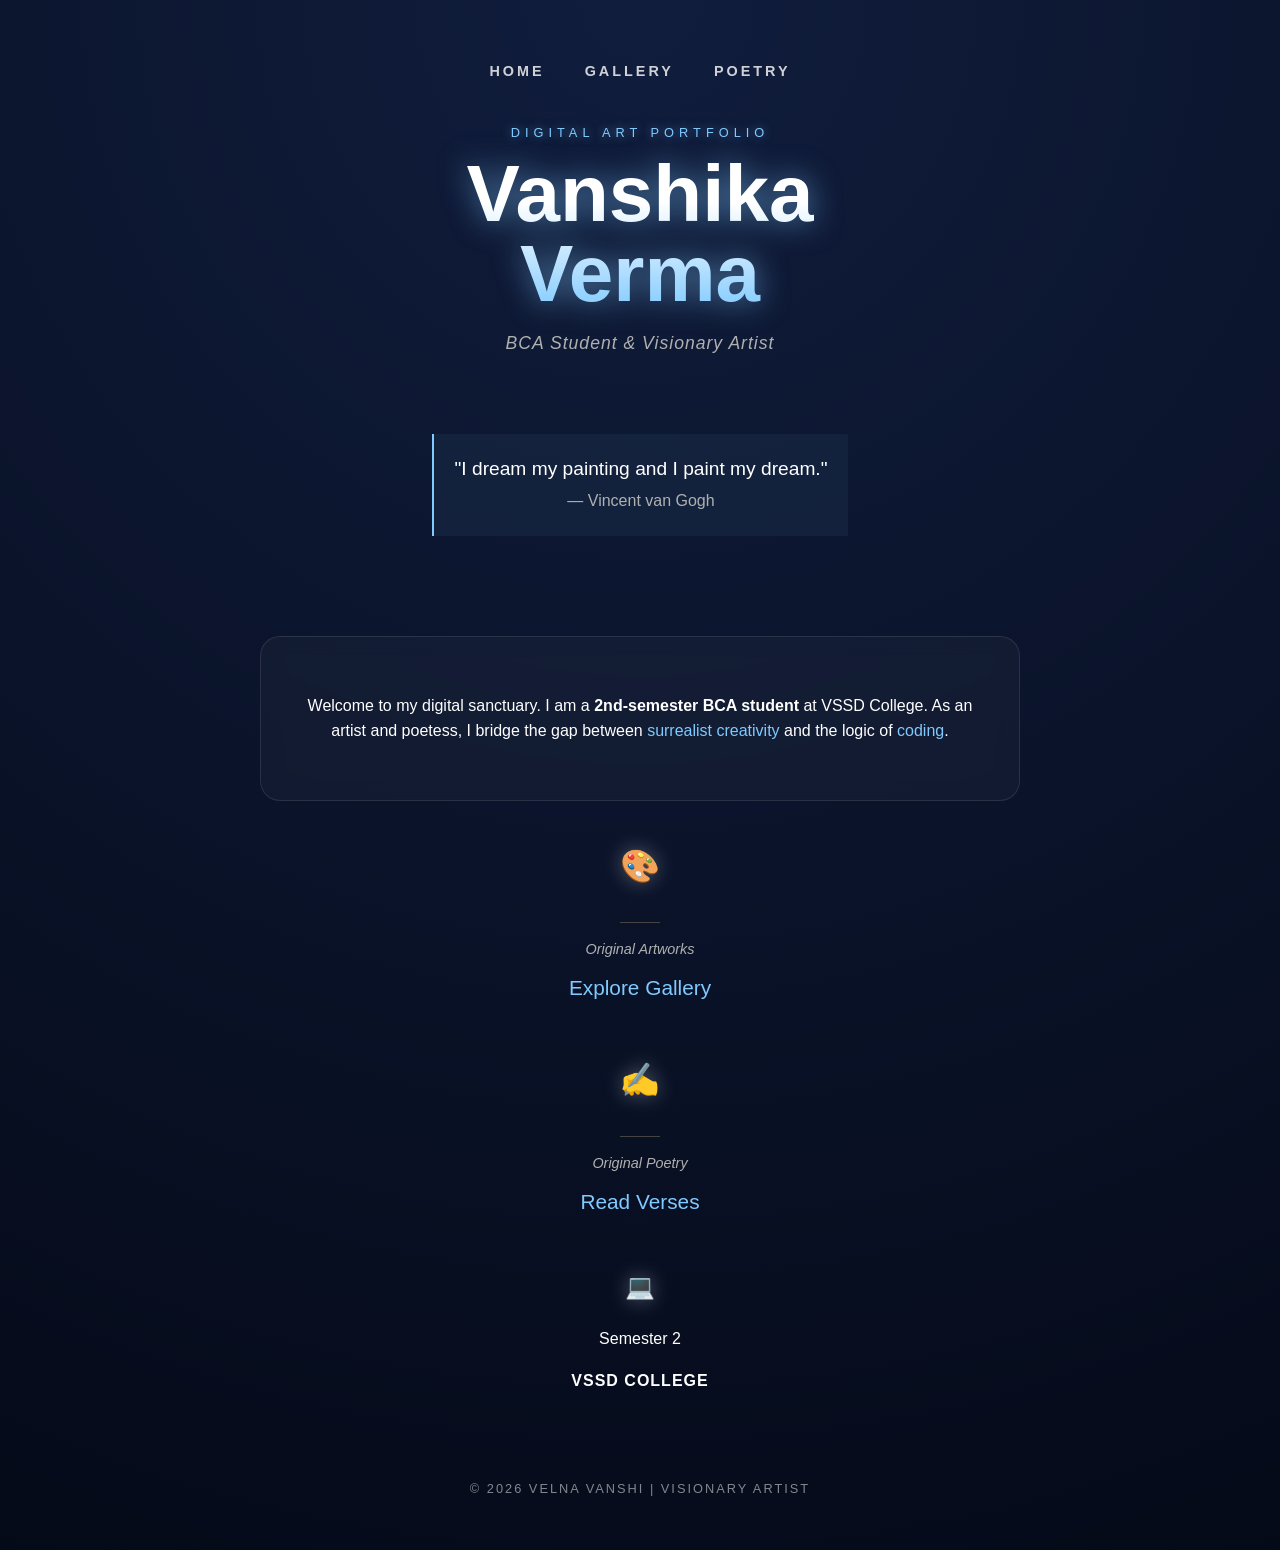
<file: index.html>
<!DOCTYPE html>
<html lang="en">
<head>
    <meta charset="UTF-8">
    <meta name="viewport" content="width=device-width, initial-scale=1.0">
    <title>Vanshika Verma | Digital Art Portfolio</title>
    <style>
        :root {
            --bg-color: #050a18;
            --accent-blue: #80caff;
            --deep-blue: #1a2a4a;
            --glow-color: rgba(128, 202, 255, 0.6);
            --text-gray: #b0b0b0;
        }

        * {
            box-sizing: border-box;
            scroll-behavior: smooth;
        }

        body {
            margin: 0;
            padding: 0;
            font-family: 'Inter', -apple-system, BlinkMacSystemFont, "Segoe UI", Roboto, sans-serif;
            background: radial-gradient(circle at top, #101d3d 0%, var(--bg-color) 100%);
            color: white;
            text-align: center;
            overflow-x: hidden;
            line-height: 1.6;
        }

        /* Fade-in Animation */
        @keyframes fadeInUp {
            from { opacity: 0; transform: translateY(20px); }
            to { opacity: 1; transform: translateY(0); }
        }

        .container {
            max-width: 800px;
            margin: 0 auto;
            padding: 20px;
            animation: fadeInUp 1s ease-out;
        }

        /* Navigation */
        nav {
            padding: 40px 0;
            display: flex;
            justify-content: center;
            gap: 40px;
        }

        nav a {
            color: white;
            text-decoration: none;
            font-size: 0.9rem;
            text-transform: uppercase;
            letter-spacing: 3px;
            font-weight: 600;
            transition: 0.4s;
            opacity: 0.8;
        }

        nav a:hover {
            opacity: 1;
            color: var(--accent-blue);
            text-shadow: 0 0 8px var(--glow-color);
        }

        /* Hero Section */
        .header-tag {
            font-size: 0.8rem;
            letter-spacing: 5px;
            color: var(--accent-blue);
            text-shadow: 0 0 10px var(--glow-color);
            margin-bottom: 10px;
            display: block;
        }

        .hero-name {
            font-size: clamp(3rem, 10vw, 5rem);
            margin: 0;
            font-weight: 800;
            background: linear-gradient(to bottom, #ffffff 30%, var(--accent-blue) 100%);
            -webkit-background-clip: text;
            -webkit-text-fill-color: transparent;
            filter: drop-shadow(0 0 15px var(--glow-color));
            line-height: 1;
        }

        .subtitle {
            margin-top: 15px;
            font-style: italic;
            color: var(--text-gray);
            font-size: 1.1rem;
            letter-spacing: 1px;
        }

        /* Quote Styling */
        .quote-box {
            margin: 60px 0;
            padding: 20px;
            border-left: 2px solid var(--accent-blue);
            background: rgba(128, 202, 255, 0.05);
            display: inline-block;
            font-size: 1.2rem;
        }

        /* Info Cards */
        .info-card {
            background: rgba(255, 255, 255, 0.03);
            border: 1px solid rgba(255, 255, 255, 0.1);
            backdrop-filter: blur(10px);
            border-radius: 20px;
            padding: 40px;
            margin: 40px 0;
            transition: 0.3s;
        }

        .info-card:hover {
            border-color: var(--accent-blue);
            box-shadow: 0 10px 30px rgba(0, 0, 0, 0.5);
        }

        /* Section Styling */
        .section-item {
            margin-bottom: 50px;
        }

        .icon-circle {
            font-size: 2rem;
            margin-bottom: 15px;
            display: inline-block;
            filter: drop-shadow(0 0 10px rgba(255,255,255,0.3));
        }

        .divider {
            width: 40px;
            height: 1px;
            background: #444;
            margin: 15px auto;
        }

        .label {
            color: var(--text-gray);
            font-size: 0.9rem;
            font-style: italic;
            display: block;
            margin-bottom: 10px;
        }

        .explore-btn {
            color: var(--accent-blue);
            text-decoration: none;
            font-size: 1.3rem;
            font-weight: 500;
            transition: 0.3s;
            position: relative;
        }

        .explore-btn::after {
            content: '';
            position: absolute;
            width: 0;
            height: 1px;
            bottom: -5px;
            left: 0;
            background-color: var(--accent-blue);
            transition: 0.3s;
        }

        .explore-btn:hover::after {
            width: 100%;
        }

        .explore-btn:hover {
            text-shadow: 0 0 15px var(--glow-color);
        }

        footer {
            margin: 50px 0;
            opacity: 0.5;
            font-size: 0.8rem;
            letter-spacing: 2px;
        }

        .college-name {
            font-weight: bold;
            color: white;
            letter-spacing: 1px;
        }

    </style>
</head>
<body>

    <div class="container">
        <nav>
            <a href="index.html">Home</a>
            <a href="gallery.html">Gallery</a>
            <a href="poetry.html">Poetry</a>
        </nav>

        <span class="header-tag">DIGITAL ART PORTFOLIO</span>
        <h1 class="hero-name">Vanshika<br>Verma</h1>
        <p class="subtitle">BCA Student & Visionary Artist</p>

        <div class="quote-box">
            "I dream my painting and I paint my dream."<br>
            <small style="color: var(--text-gray);">— Vincent van Gogh</small>
        </div>

        <div class="info-card">
            <p>
                Welcome to my digital sanctuary. I am a <span style="color:white; font-weight:600;">2nd-semester BCA student</span> 
                at VSSD College. As an artist and poetess, I bridge the gap between 
                <span style="color: var(--accent-blue);">surrealist creativity</span> and the logic of <span style="color: var(--accent-blue);">coding</span>.
            </p>
        </div>

        <div class="section-item">
            <span class="icon-circle">🎨</span>
            <div class="divider"></div>
            <span class="label">Original Artworks</span>
            <a href="#" class="explore-btn">Explore Gallery</a>
        </div>

        <div class="section-item">
            <span class="icon-circle">✍️</span>
            <div class="divider"></div>
            <span class="label">Original Poetry</span>
            <a href="#" class="explore-btn">Read Verses</a>
        </div>

        <div class="footer-info">
            <span class="icon-circle" style="font-size: 1.5rem;">💻</span>
            <p style="margin: 5px 0;">Semester 2</p>
            <p class="college-name">VSSD COLLEGE</p>
        </div>
    </div>
   
    <footer>&copy; 2026 VELNA VANSHI |    VISIONARY ARTIST</footer>
    
    
</body>
</html>
</file>
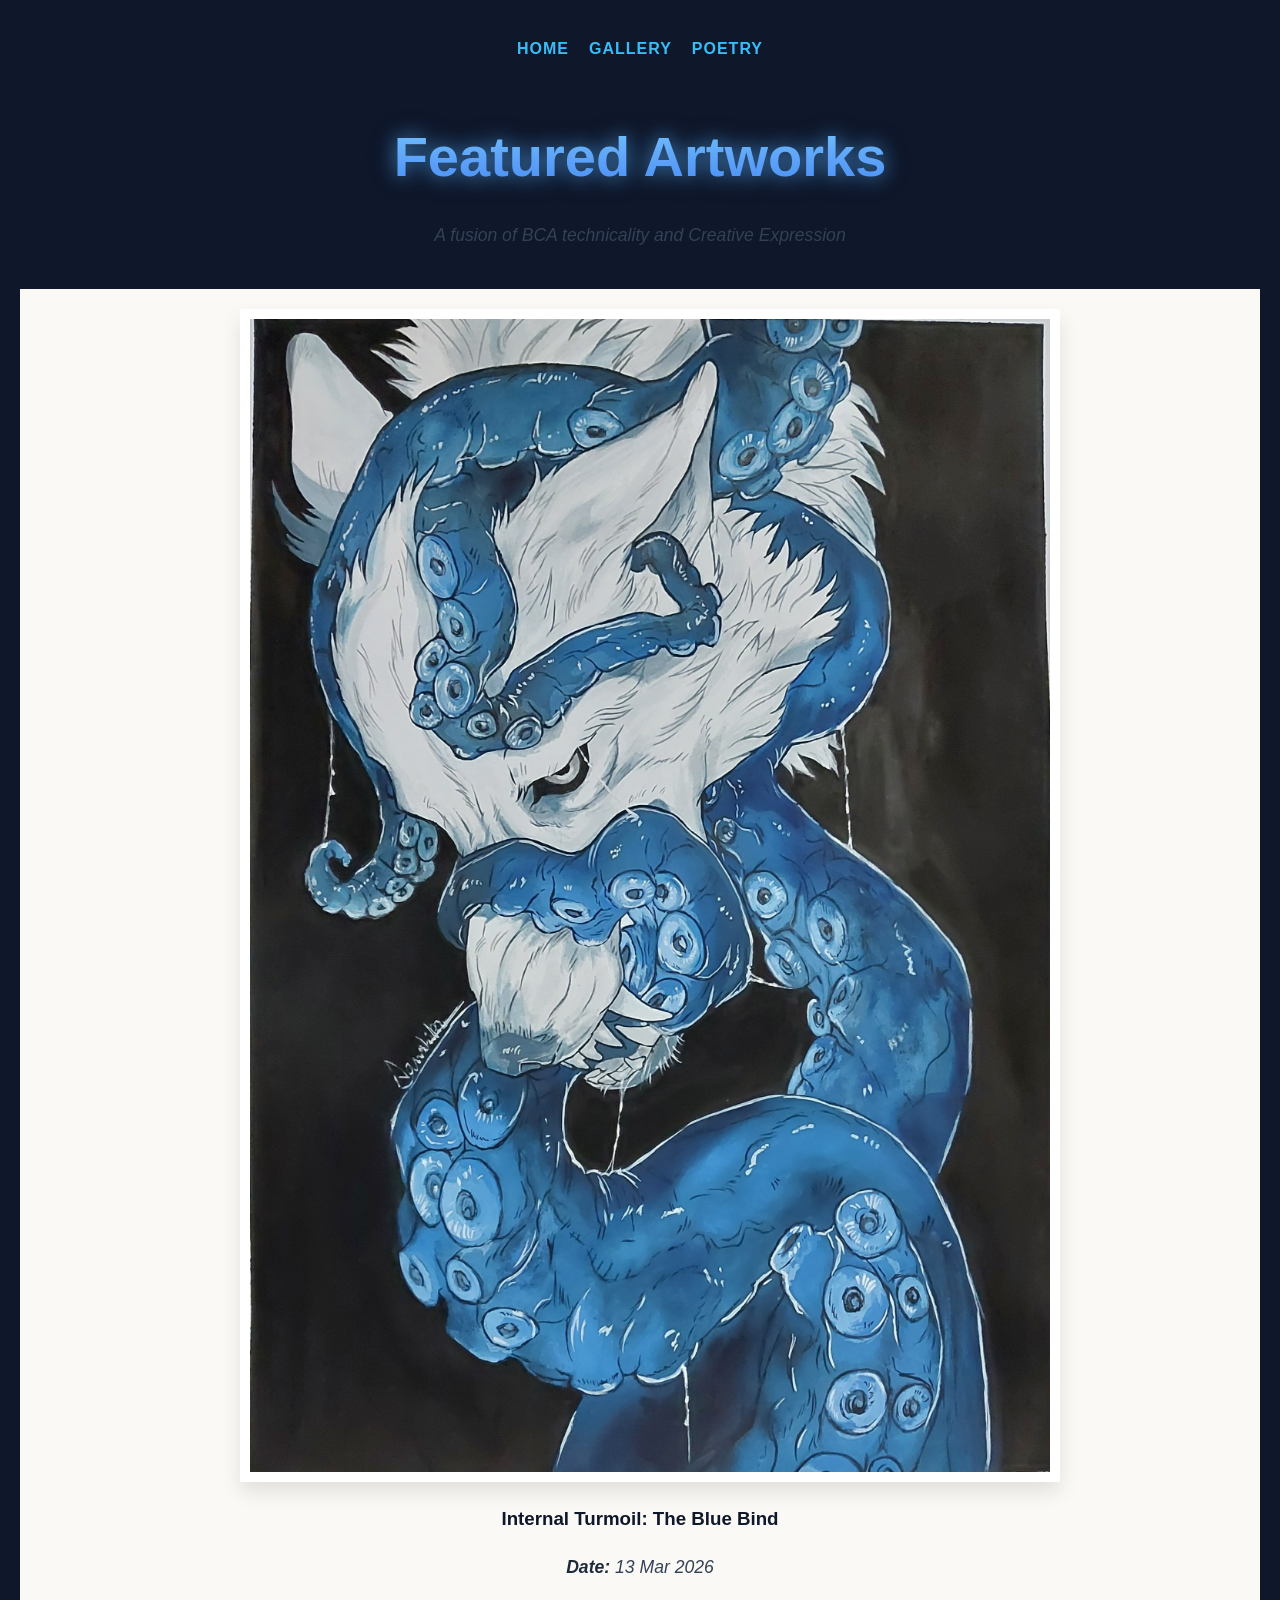
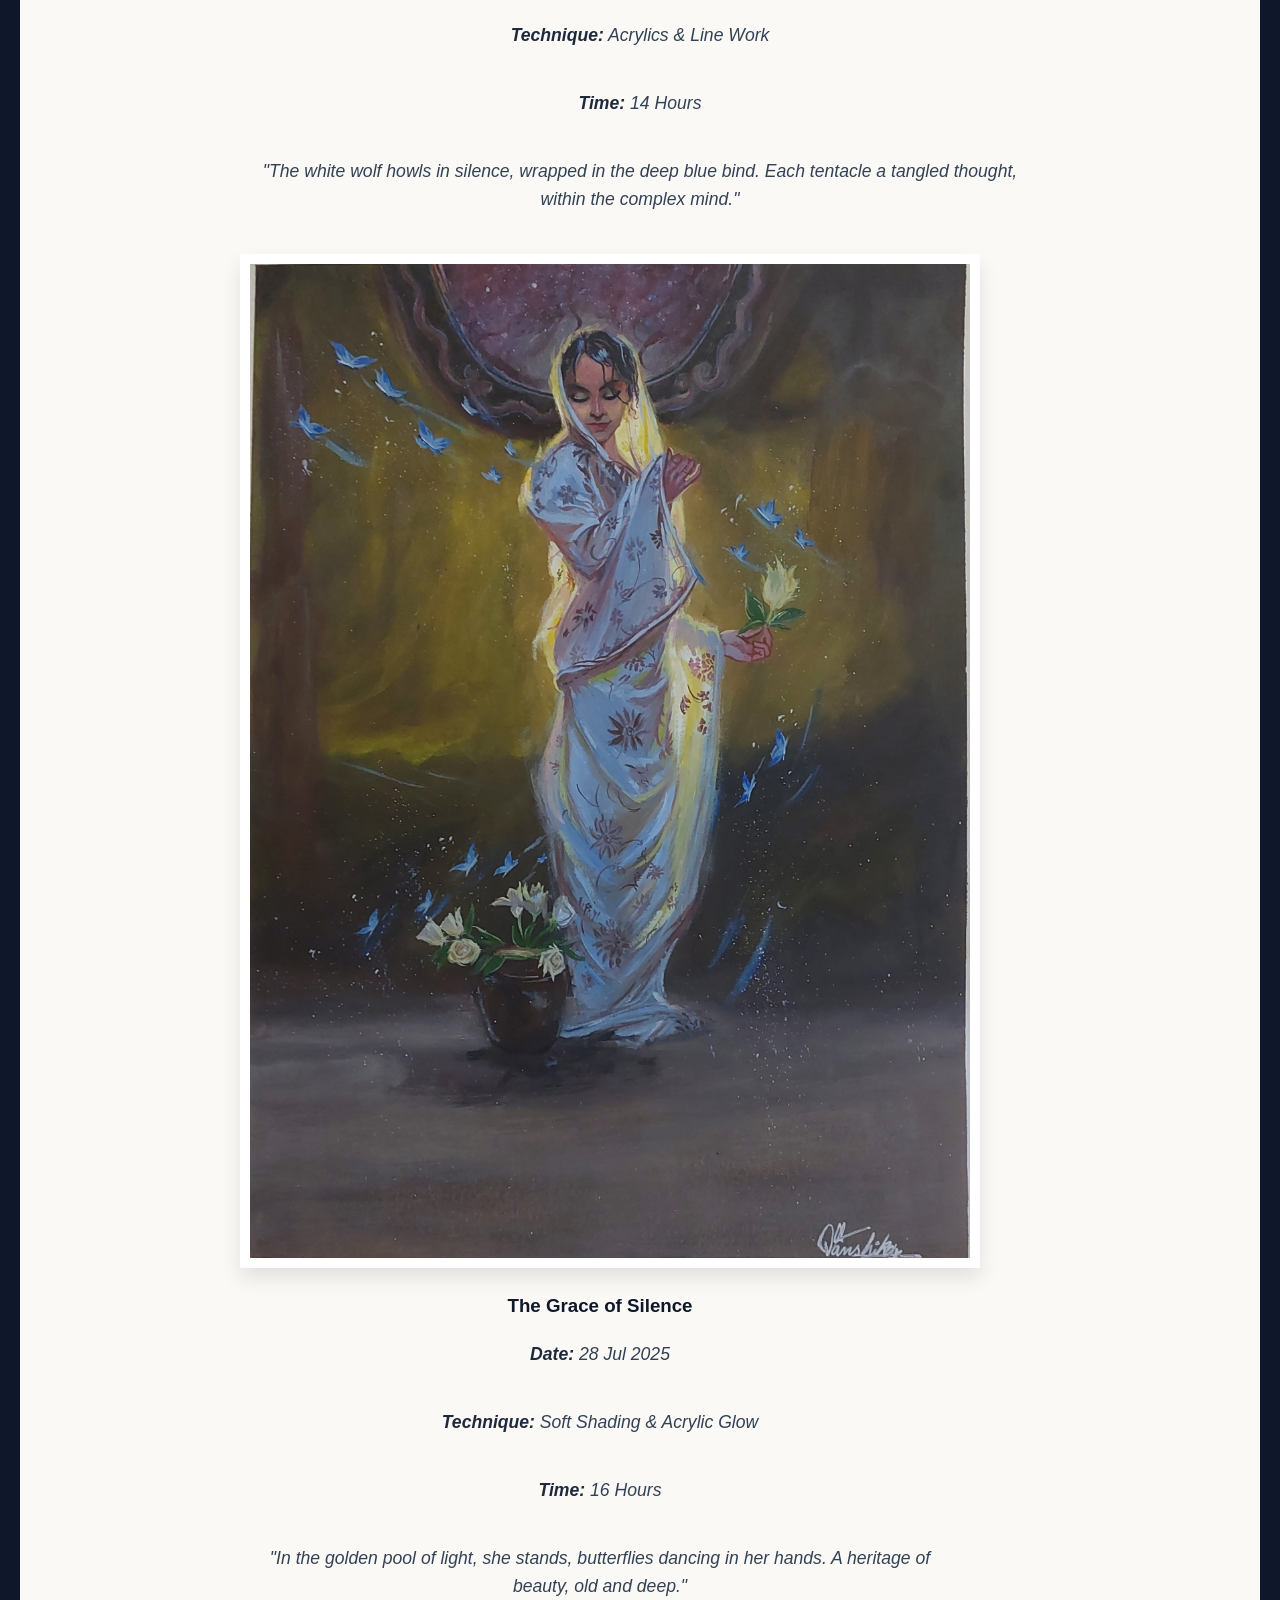
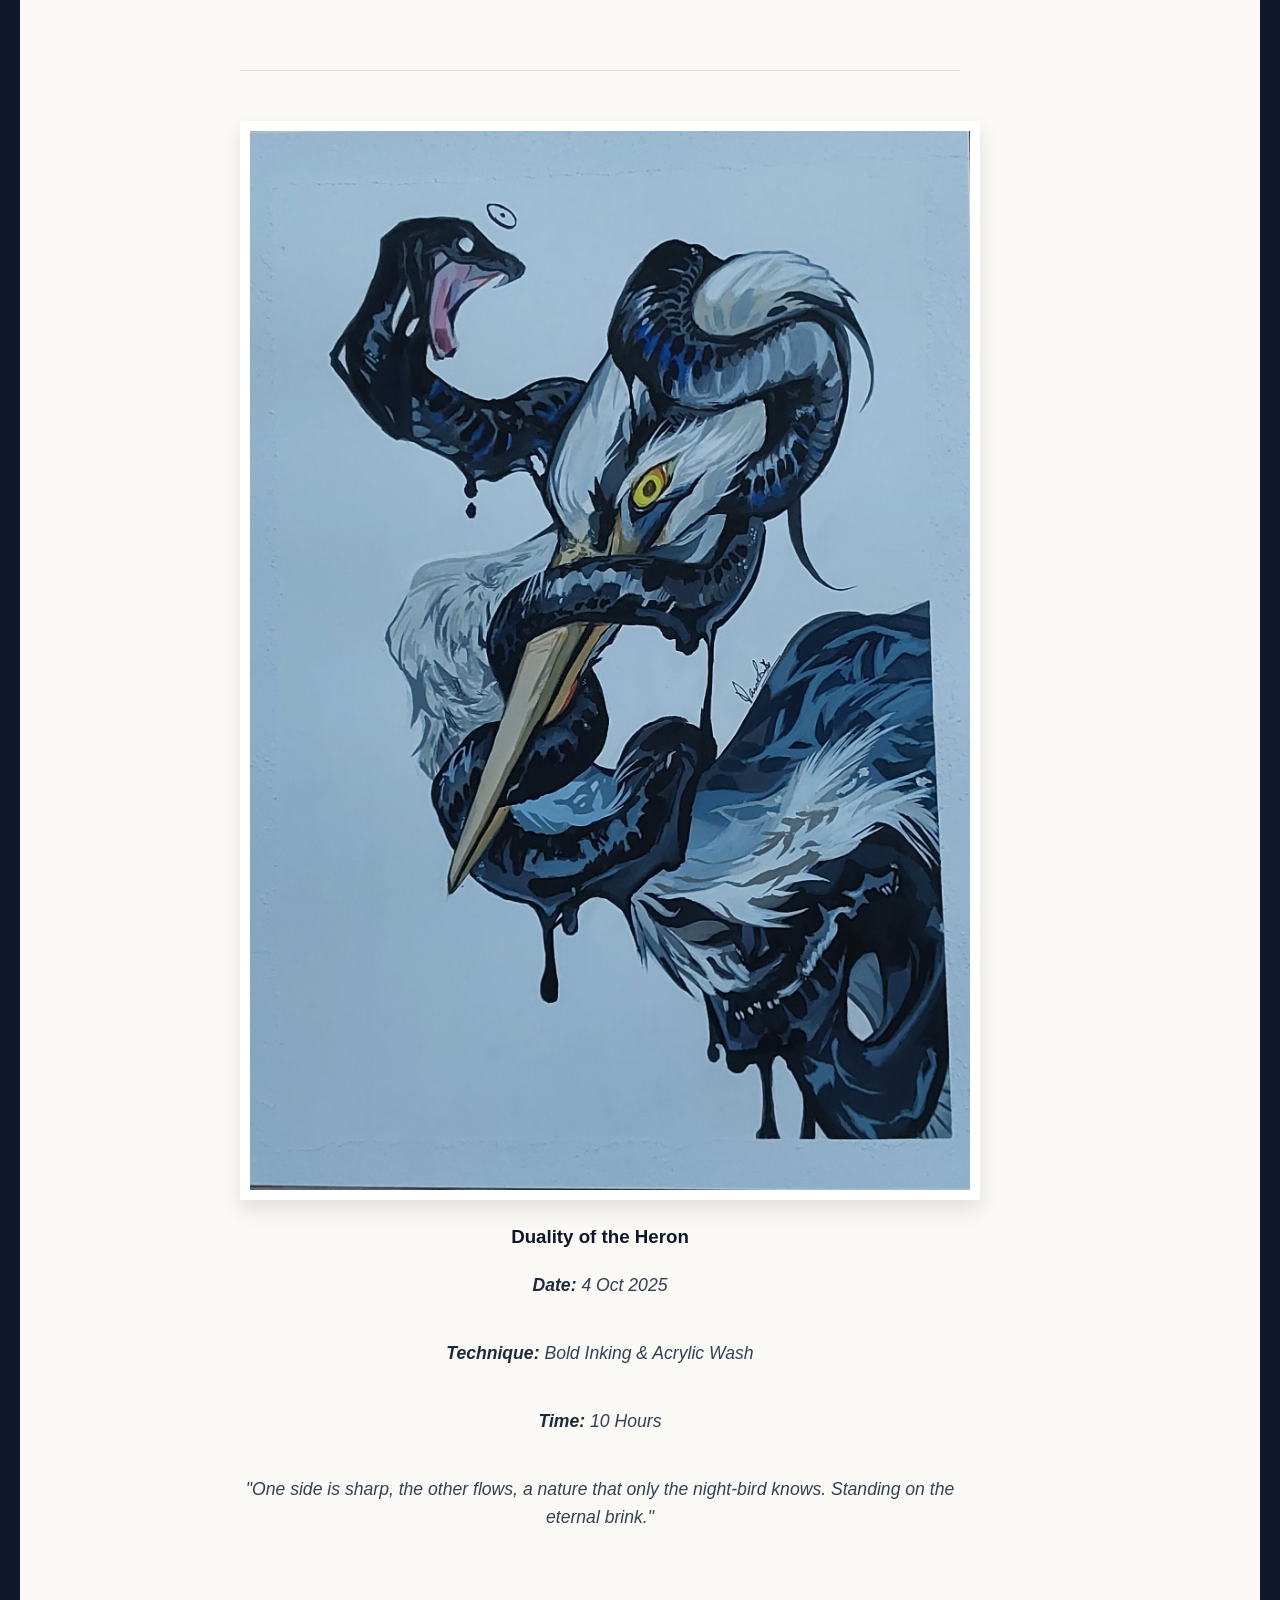
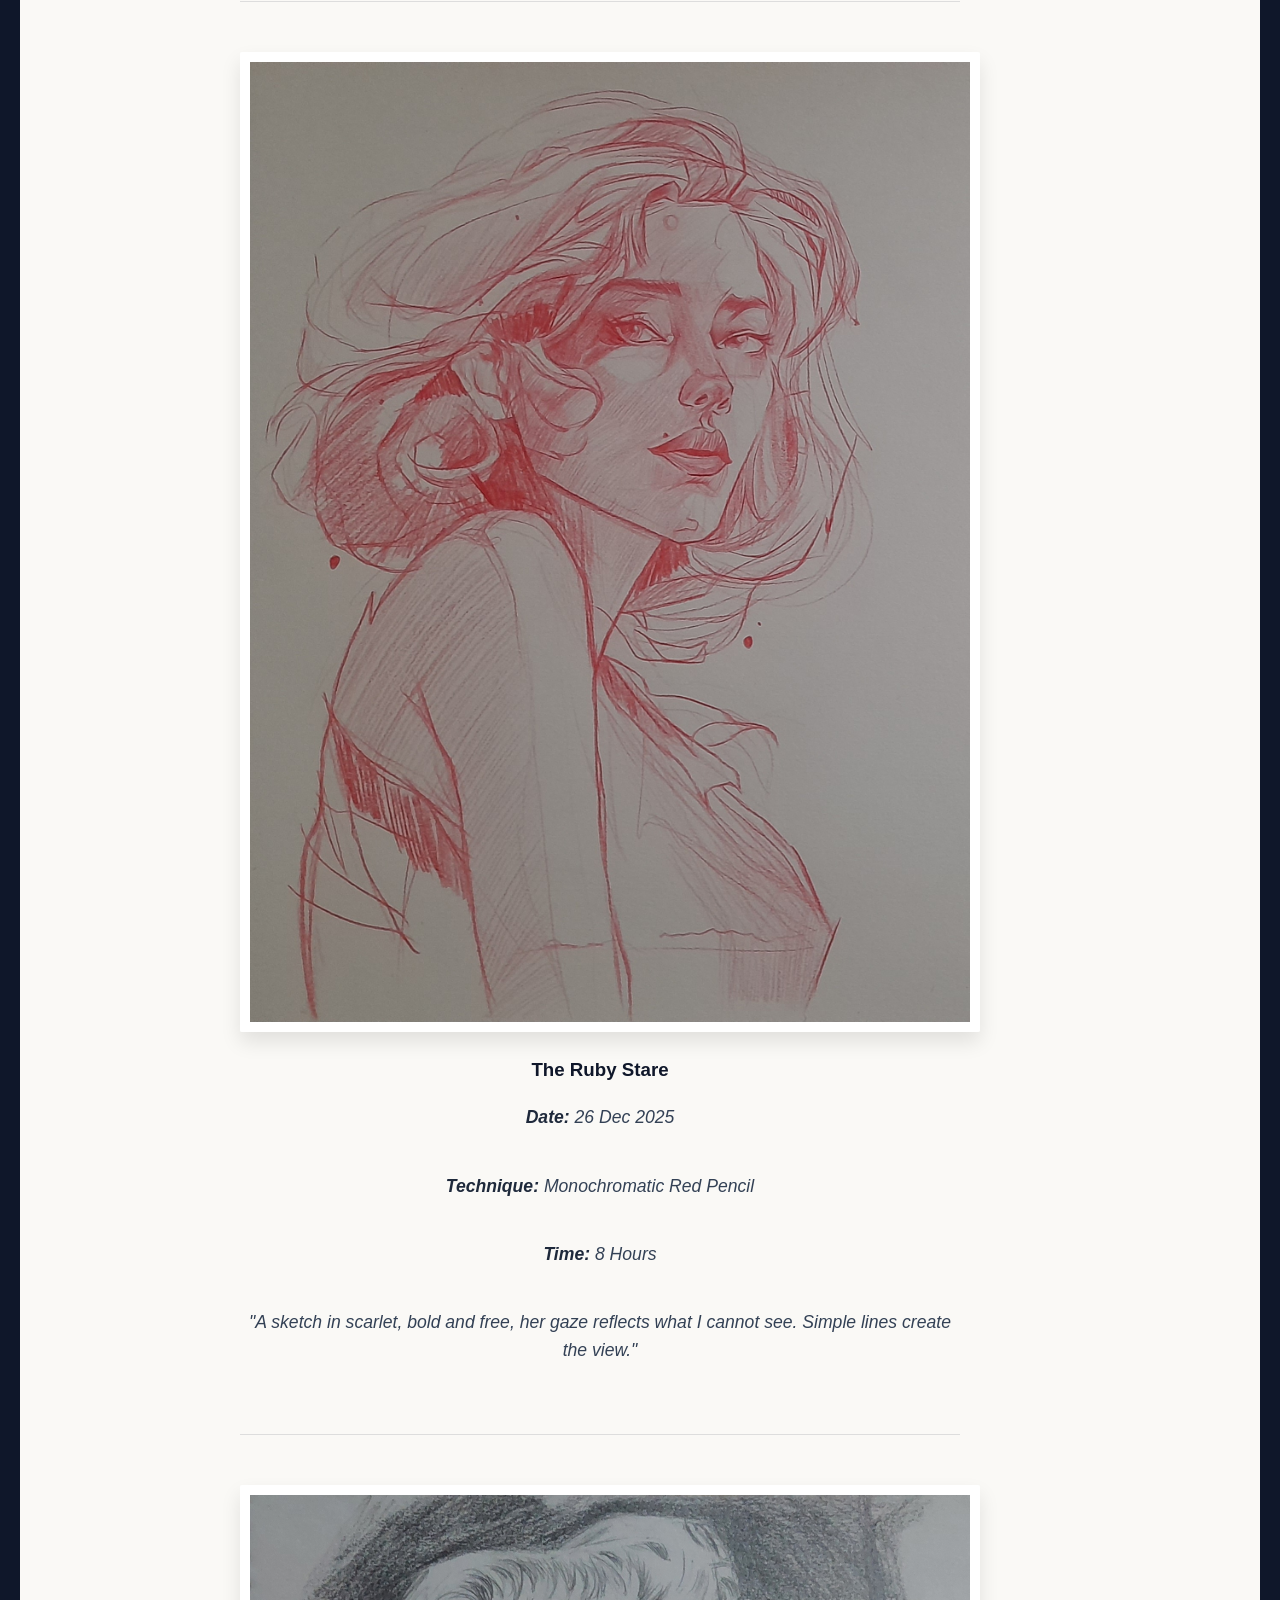
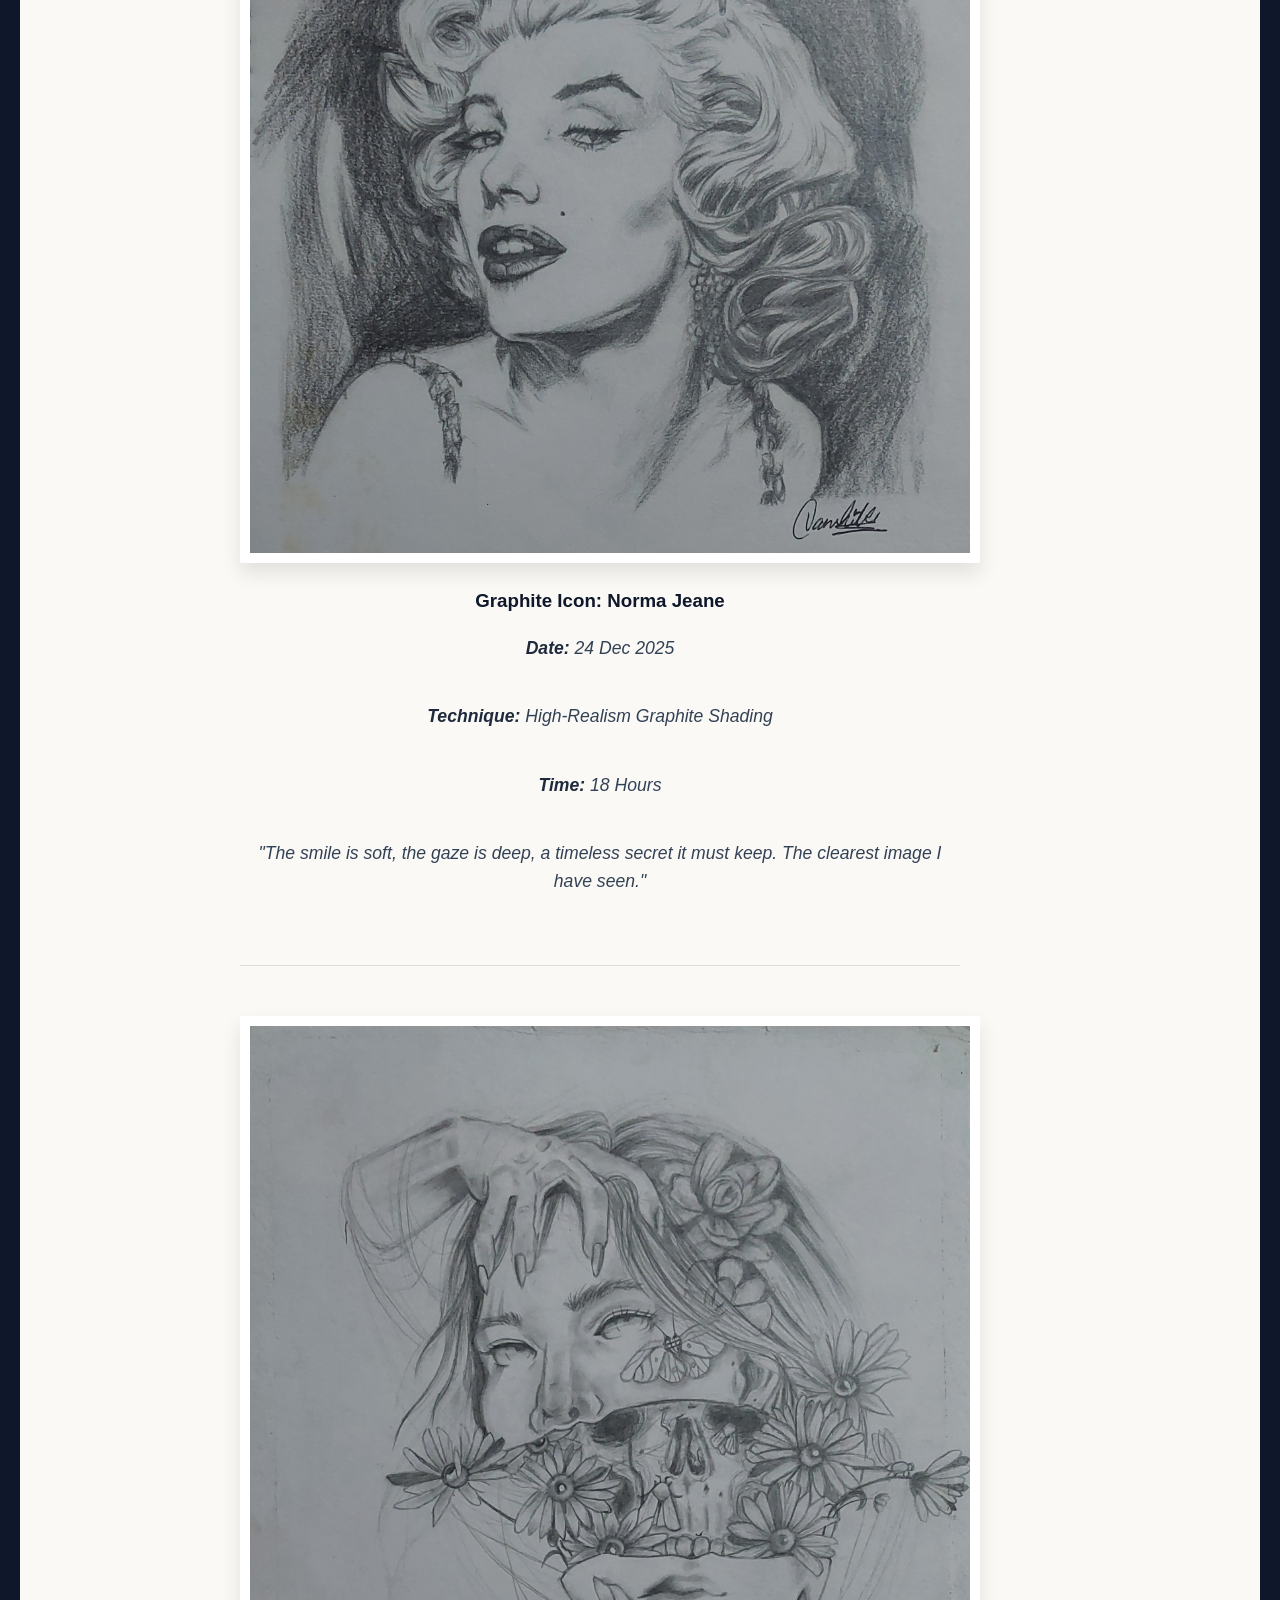
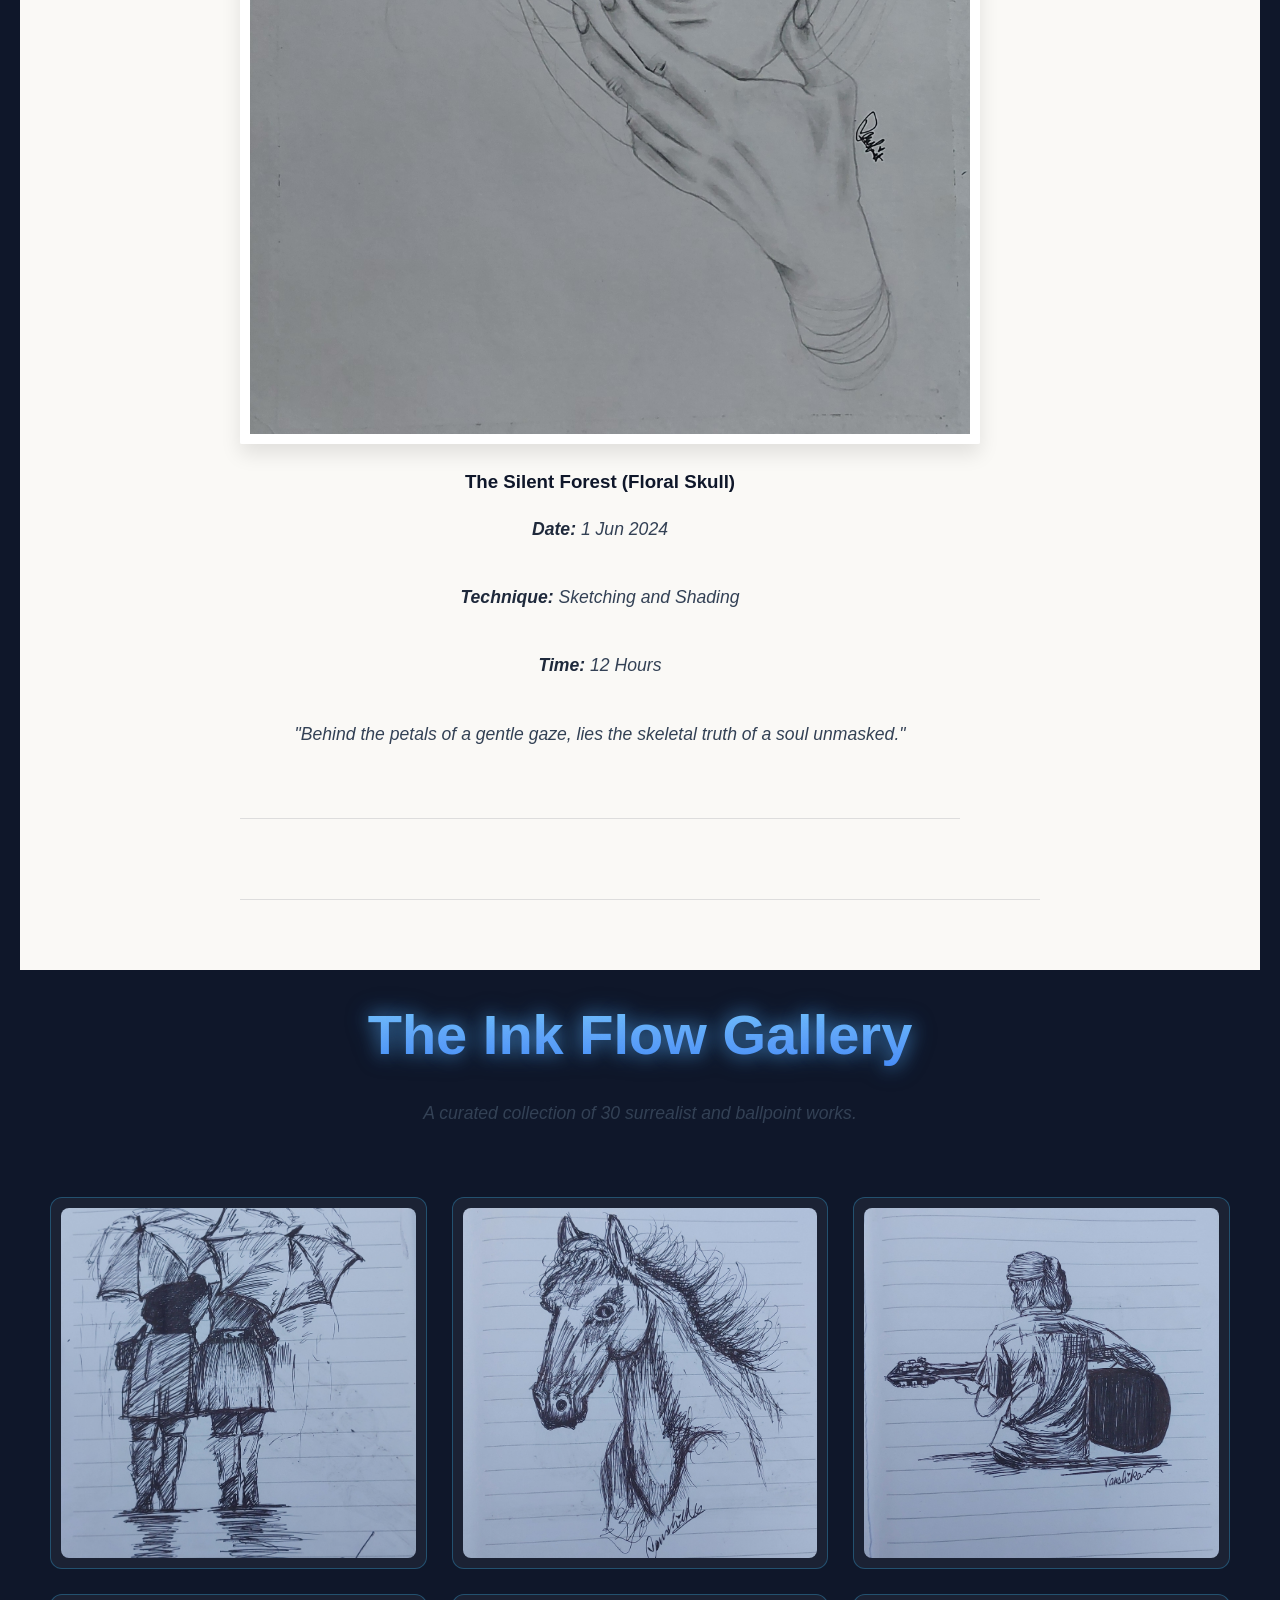
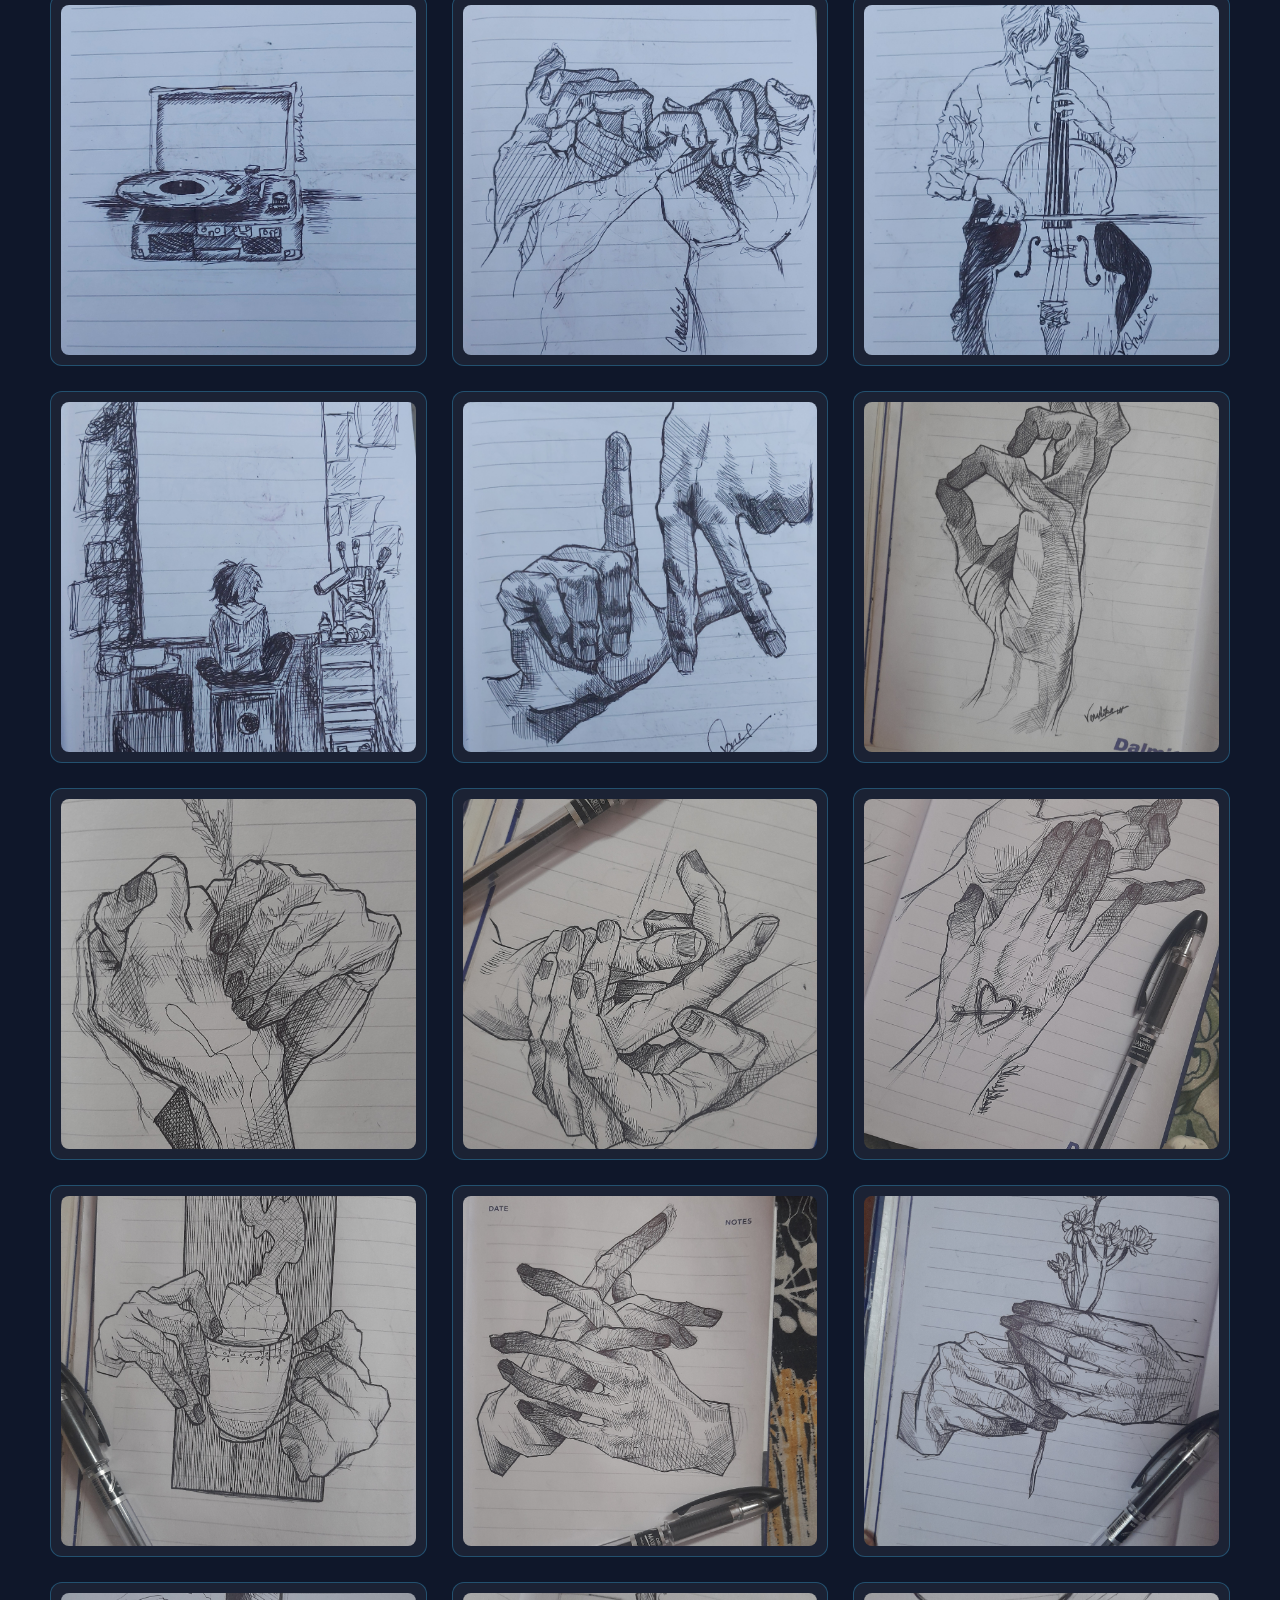
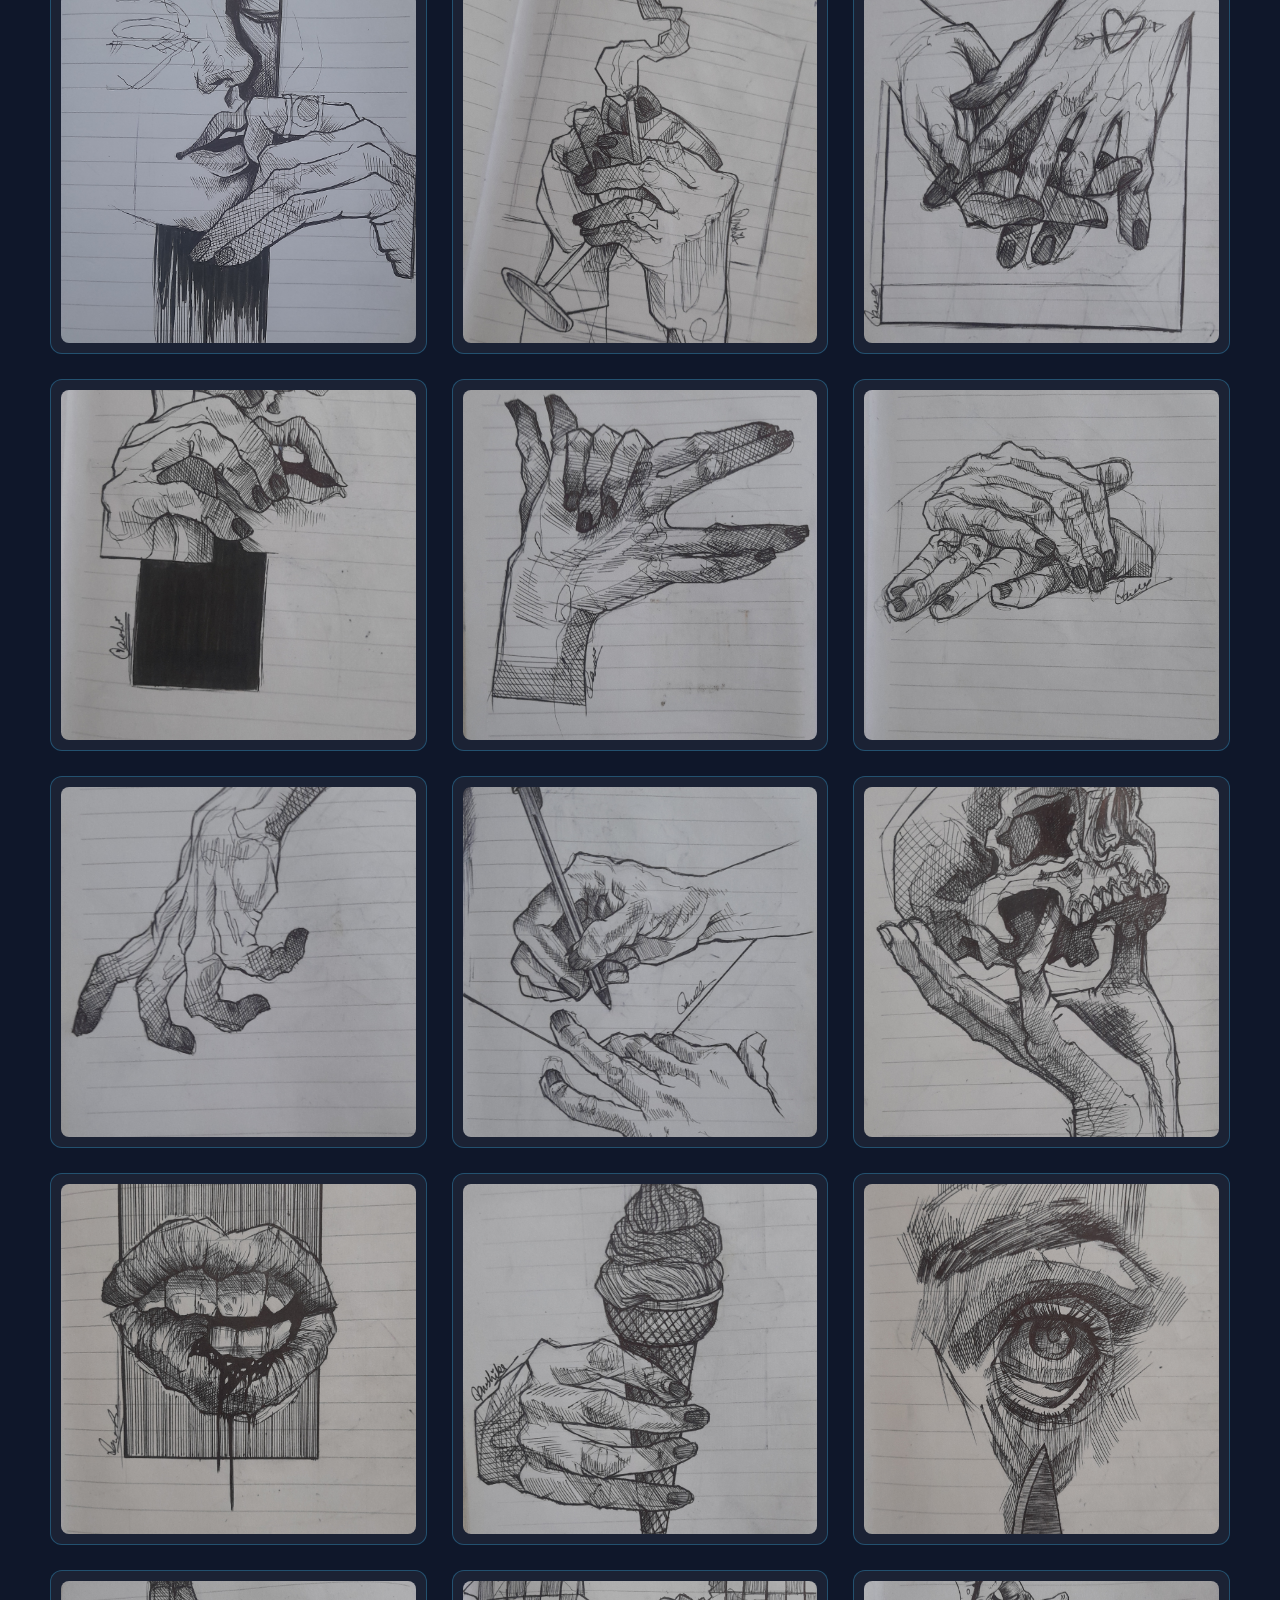
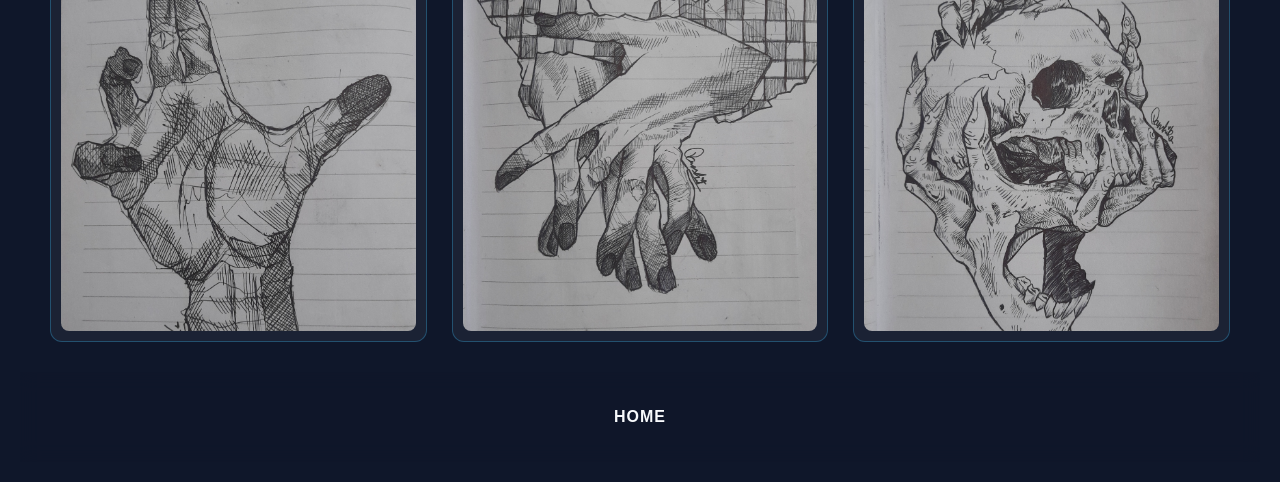
<file: gallery.html>
<!DOCTYPE html>
<html lang="en">
<head>
    <meta charset="UTF-8">
    <meta name="viewport" content="width=device-width, initial-scale=1.0">
    <title>Vanshika's Gallery | Art Prototype</title>
    <link rel="stylesheet" href="style.css">
</head>
<body>

    <nav>
        <ul>
            <li><a href="index.html">Home</a></li>
            <li><a href="gallery.html" class="active">Gallery</a></li>
            <li><a href="poetry.html">Poetry</a></li>
        </ul>
    </nav>

    <header class="gallery-header">
        <h1>Featured Artworks</h1>
        <p>A fusion of BCA technicality and Creative Expression</p>
    </header>

    <section class="gallery-container">

        <div class="art-entry">
            <div class="art-card">
    <div class="art-details">
                <img src="top1.jpg" alt="Blue Wolf and Octopus">
                <div class="art-details">
                    <h3>Internal Turmoil: The Blue Bind</h3>
                    <p><strong>Date:</strong> 13 Mar 2026</p>
                    <p><strong>Technique:</strong> Acrylics & Line Work</p>
                    <p><strong>Time:</strong> 14 Hours</p>
                </div>
            </div>
            <div class="narrative">
                <p>"The white wolf howls in silence, wrapped in the deep blue bind. Each tentacle a tangled thought, within the complex mind."</p>
            </div>
        </div>

        <div class="art-entry">
            <div class="art-card">
                <img src="top2.jpg" alt="Saree Portrait">
                <div class="art-details">
                    <h3>The Grace of Silence</h3>
                    <p><strong>Date:</strong> 28 Jul 2025</p>
                    <p><strong>Technique:</strong> Soft Shading & Acrylic Glow</p>
                    <p><strong>Time:</strong> 16 Hours</p>
                </div>
            </div>
            <div class="narrative">
                <p>"In the golden pool of light, she stands, butterflies dancing in her hands. A heritage of beauty, old and deep."</p>
            </div>
        </div>

        <div class="art-entry">
            <div class="art-card">
                <img src="top3.jpg" alt="Surreal Crane">
                <div class="art-details">
                    <h3>Duality of the Heron</h3>
                    <p><strong>Date:</strong> 
                   4 Oct 2025</p>
                    <p><strong>Technique:</strong> Bold Inking & Acrylic Wash</p>
                    <p><strong>Time:</strong> 10 Hours</p>
                </div>
            </div>
            <div class="narrative">
                <p>"One side is sharp, the other flows, a nature that only the night-bird knows. Standing on the eternal brink."</p>
            </div>
        </div>

        <div class="art-entry">
            <div class="art-card">
                <img src="top4.jpg" alt="Red Pencil Portrait">
                <div class="art-details">
                    <h3>The Ruby Stare</h3>
                    <p><strong>Date:</strong>  26 Dec 2025</p>
                    <p><strong>Technique:</strong> Monochromatic Red Pencil</p>
                    <p><strong>Time:</strong> 8 Hours</p>
                </div>
            </div>
            <div class="narrative">
                <p>"A sketch in scarlet, bold and free, her gaze reflects what I cannot see. Simple lines create the view."</p>
            </div>
        </div>

        <div class="art-entry">
            <div class="art-card">
                <img src="top5.jpg" alt="Marilyn Monroe Graphite">
                <div class="art-details">
                    <h3>Graphite Icon: Norma Jeane</h3>
                    <p><strong>Date:</strong> 24 Dec 2025</p>
                    <p><strong>Technique:</strong> High-Realism Graphite Shading</p>
                    <p><strong>Time:</strong> 18 Hours</p>
                </div>
            </div>
            <div class="narrative">
                <p>"The smile is soft, the gaze is deep, a timeless secret it must keep. The clearest image I have seen."</p>
            </div>
        </div>

        <div class="art-entry">
            <div class="art-card">
                <img src="top6.jpg" alt="Floral Skull">
                <div class="art-details">
                    <h3>The Silent Forest (Floral Skull)</h3>
                    <p><strong>Date:</strong> 1 Jun 2024</p>
                    <p><strong>Technique:</strong> Sketching and Shading</p>
                    <p><strong>Time:</strong> 12 Hours</p>
                </div>
            </div>
            <div class="narrative">
                <p>"Behind the petals of a gentle gaze, lies the skeletal truth of a soul unmasked."</p>
            </div>
        </div> 
    </section>
    
    
<h1 class="glow-title">The Ink Flow Gallery</h1>
<p class="section-subtitle">A curated collection of 30 surrealist and ballpoint works.</p>

  <div id="art-grid" class="gallery-grid"></div>

<script>
window.onload = function() {
    const grid = document.getElementById('art-grid');
    if (grid) {
        for (let i = 1; i <= 30; i++) {
            const item = document.createElement('div');
            item.className = 'art-item';
            
            // This pulls your images named artwork1.jpg, artwork2.jpg etc.
            item.innerHTML = `
                <img src="artwork${i}.jpg" alt="Ballpoint Artwork ${i}" loading="lazy">
                <div class="art-overlay"></div>
            `;
            grid.appendChild(item);
        }
    }
}
</script>

<nav class="navbar">
    <div class="nav-links">
        <a href="index.html">Home</a>
    </div>
</nav>


<button id="backToTop" title="Go to top">↑</button>

<div id="lightbox" class="lightbox">
    <span class="close-btn">&times;</span>
    <img class="lightbox-content" id="lightbox-img">
    <div id="caption"></div>
</div>

<script>
const lightbox = document.getElementById('lightbox');
const lightboxImg = document.getElementById('lightbox-img');
const closeBtn = document.querySelector('.close-btn');

// Attach click event to all art cards
document.querySelectorAll('.art-card img').forEach(image => {
    image.onclick = () => {
        lightbox.style.display = 'flex';
        lightbox.classList.add('active');
        lightboxImg.src = image.src; // Set the popup image to the clicked one
    };
});

// Close when clicking the 'X'
closeBtn.onclick = () => {
    lightbox.style.display = 'none';
    lightbox.classList.remove('active');
};

// Close when clicking anywhere outside the image
lightbox.onclick = (e) => {
    if (e.target !== lightboxImg) {
        lightbox.style.display = 'none';
    }
}
</script>
</file>
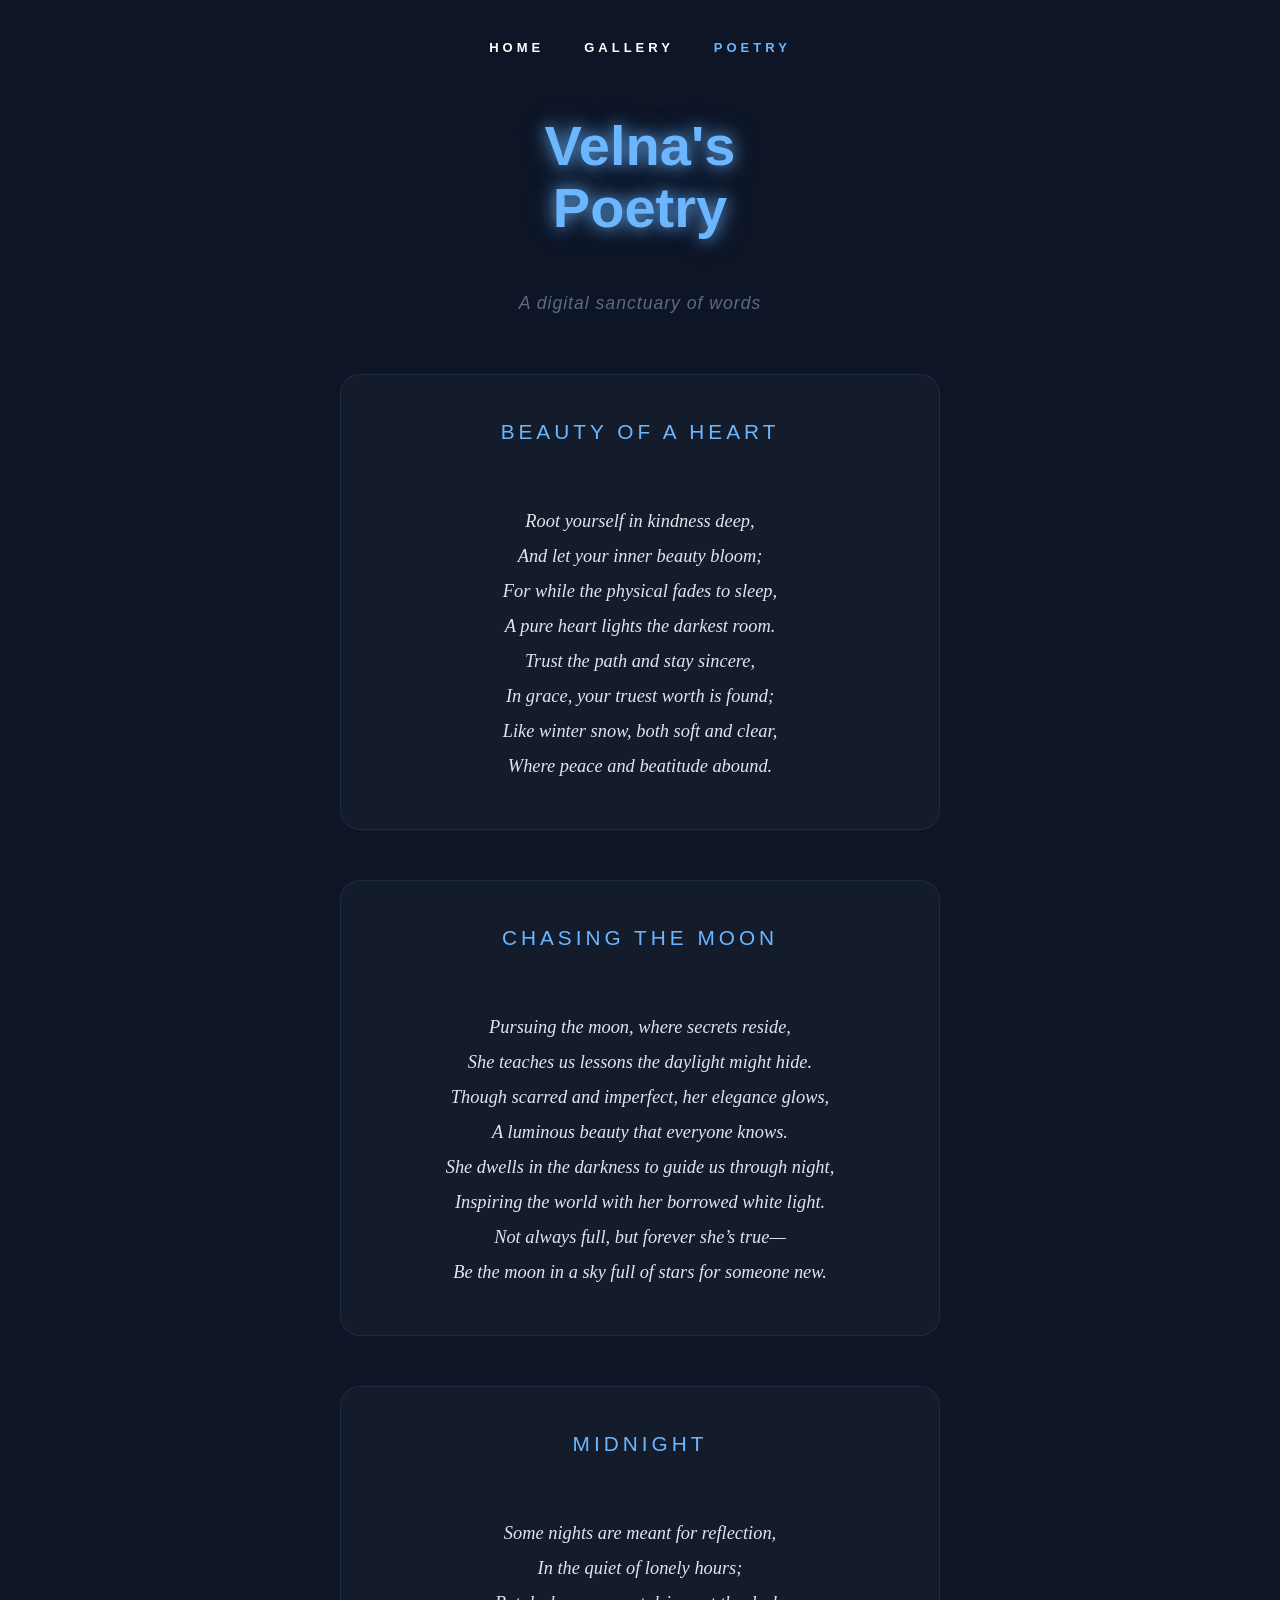
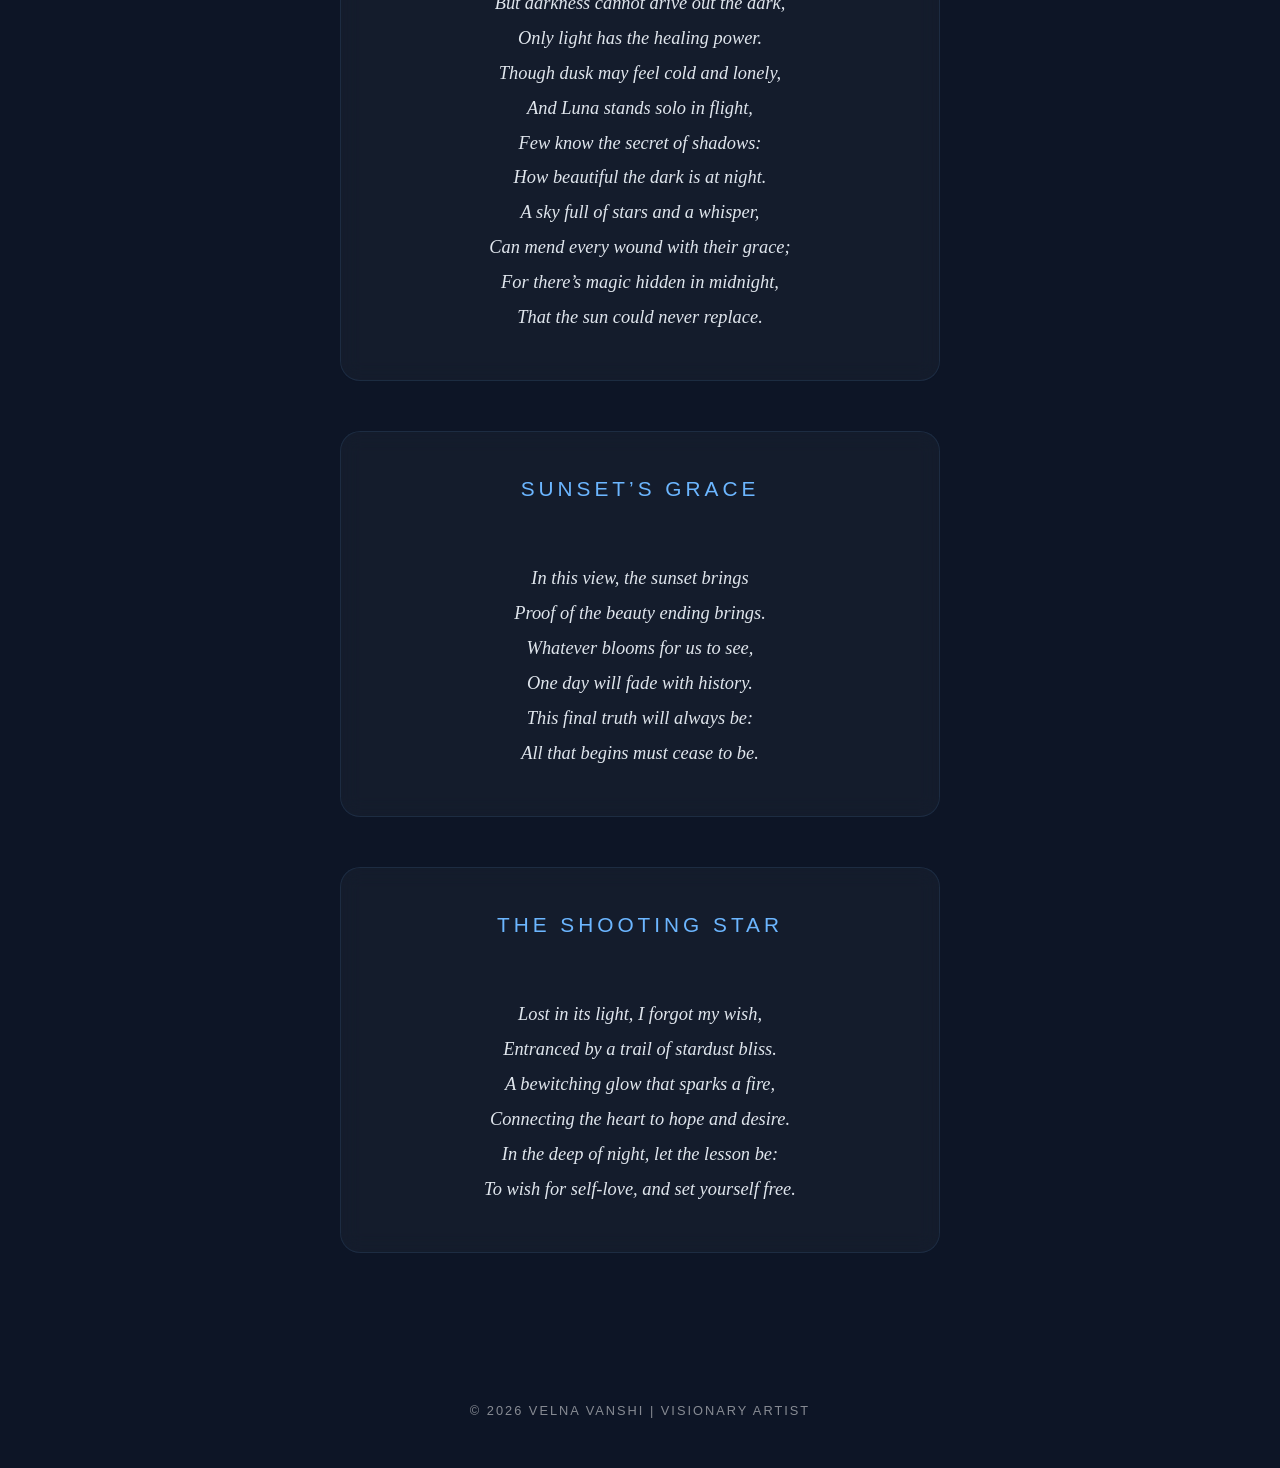
<file: poetry.html>
<!DOCTYPE html>
<html lang="en">
<head>
    <meta charset="UTF-8">
    <meta name="viewport" content="width=device-width, initial-scale=1.0">
    <title>Poetry | The Ink Flow</title>
    <style>
        :root {
            --bg-deep-navy: #0d1526; 
            --neon-blue-glow: #6cb6ff;
            --text-secondary: #5a6b84;
            --card-bg: rgba(255, 255, 255, 0.03);
        }

        body {
            background-color: var(--bg-deep-navy);
            color: #ffffff;
            font-family: 'Inter', -apple-system, BlinkMacSystemFont, sans-serif;
            margin: 0;
            padding: 0;
            display: flex;
            flex-direction: column;
            align-items: center;
            min-height: 100vh;
        }

        /* Navigation */
        nav {
            width: 100%;
            padding: 40px 0;
            display: flex;
            justify-content: center;
            gap: 40px;
            text-transform: uppercase;
            letter-spacing: 4px;
        }

        nav a {
            color: #ffffff;
            text-decoration: none;
            font-size: 13px;
            font-weight: 600;
            transition: 0.3s;
        }

        nav a:hover {
            color: var(--neon-blue-glow);
            text-shadow: 0 0 10px var(--neon-blue-glow);
        }

        /* The Neon Glow Title */
        .main-title {
            font-size: 3.5rem;
            margin-top: 20px;
            text-align: center;
            color: var(--neon-blue-glow);
            font-weight: bold;
            text-shadow: 0 0 15px rgba(108, 182, 255, 0.8),
                         0 0 30px rgba(108, 182, 255, 0.4);
            line-height: 1.1;
        }

        .subtitle {
            color: var(--text-secondary);
            font-style: italic;
            margin-bottom: 60px;
            font-size: 1.1rem;
            letter-spacing: 1px;
        }

        .container {
            width: 90%;
            max-width: 600px;
            display: flex;
            flex-direction: column;
            gap: 50px;
            padding-bottom: 100px;
        }

        /* Glowing Poetry Cards */
        .poetry-card {
            background: var(--card-bg);
            backdrop-filter: blur(10px);
            border: 1px solid rgba(108, 182, 255, 0.1);
            border-radius: 20px;
            padding: 45px 35px;
            transition: all 0.5s cubic-bezier(0.2, 1, 0.3, 1);
            text-align: center;
        }

        .poetry-card:hover {
            transform: translateY(-10px);
            border: 1px solid var(--neon-blue-glow);
            box-shadow: 0 15px 35px rgba(0, 0, 0, 0.4), 
                        0 0 20px rgba(108, 182, 255, 0.2);
            background: rgba(108, 182, 255, 0.05);
        }

        .poem-name {
            font-size: 1.3rem;
            color: var(--neon-blue-glow);
            margin-bottom: 25px;
            text-transform: uppercase;
            letter-spacing: 4px;
            font-weight: 400;
        }

        .poem-text {
            font-family: 'Georgia', serif;
            font-style: italic;
            line-height: 1.9;
            font-size: 1.15rem;
            color: #e0e6ed;
            white-space: pre-line;
        }

        footer {
            margin: 50px 0;
            opacity: 0.5;
            font-size: 0.8rem;
            letter-spacing: 2px;
        }
    </style>
</head>
<body>

    <nav>
        <a href="index.html">HOME</a>
        <a href="gallery.html">GALLERY</a>
        <a href="poetry.html" style="color: var(--neon-blue-glow);">POETRY</a>
    </nav>

    <h1 class="main-title">Velna's<br>Poetry</h1>
    <p class="subtitle">A digital sanctuary of words</p>

    <div class="container">

        <div class="poetry-card">
            <div class="poem-name">Beauty of a Heart</div>
            <div class="poem-text">
                Root yourself in kindness deep,
                And let your inner beauty bloom;
                For while the physical fades to sleep,
                A pure heart lights the darkest room.
                Trust the path and stay sincere,
                In grace, your truest worth is found;
                Like winter snow, both soft and clear,
                Where peace and beatitude abound.
            </div>
        </div>

        <div class="poetry-card">
            <div class="poem-name">Chasing the Moon</div>
            <div class="poem-text">
                Pursuing the moon, where secrets reside,
                She teaches us lessons the daylight might hide.
                Though scarred and imperfect, her elegance glows,
                A luminous beauty that everyone knows.
                She dwells in the darkness to guide us through night,
                Inspiring the world with her borrowed white light.
                Not always full, but forever she’s true—
                Be the moon in a sky full of stars for someone new.
            </div>
        </div>

        <div class="poetry-card">
            <div class="poem-name">Midnight</div>
            <div class="poem-text">
                Some nights are meant for reflection,
                In the quiet of lonely hours;
                But darkness cannot drive out the dark,
                Only light has the healing power.
                Though dusk may feel cold and lonely,
                And Luna stands solo in flight,
                Few know the secret of shadows:
                How beautiful the dark is at night.
                A sky full of stars and a whisper,
                Can mend every wound with their grace;
                For there’s magic hidden in midnight,
                That the sun could never replace.
            </div>
        </div>

        <div class="poetry-card">
            <div class="poem-name">Sunset’s Grace</div>
            <div class="poem-text">
                In this view, the sunset brings
                Proof of the beauty ending brings.
                Whatever blooms for us to see,
                One day will fade with history.
                This final truth will always be:
                All that begins must cease to be.
            </div>
        </div>

        <div class="poetry-card">
            <div class="poem-name">The Shooting Star</div>
            <div class="poem-text">
                Lost in its light, I forgot my wish,
                Entranced by a trail of stardust bliss.
                A bewitching glow that sparks a fire,
                Connecting the heart to hope and desire.
                In the deep of night, let the lesson be:
                To wish for self-love, and set yourself free.
            </div>
        </div>

    </div>

    <footer>&copy; 2026 VELNA VANSHI | VISIONARY ARTIST</footer>

</body>
</html>
</file>
<file: style.css>
/* This makes your gallery look like a real art exhibition */
.gallery-container {
    display: flex;
    flex-direction: column;
    align-items: center;
    background-color: #faf9f6; /* Off-white 'paper' color */
    padding: 20px;
}

.art-entry {
    width: 90%;
    max-width: 800px;
    margin-bottom: 50px;
    border-bottom: 1px solid #ddd;
    padding-bottom: 30px;
}

.art-card img {
    width: 100%;
    height: auto;
    border: 10px solid white; /* Adds a frame look */
    box-shadow: 0 10px 20px rgba(0,0,0,0.1);
    border-radius: 2px;
}
/* Navbar Styling */
.navbar {
    display: flex;
    justify-content: center;
    padding: 2rem;
    position: sticky;
    top: 0;
    z-index: 100;
    background: rgba(15, 23, 42, 0.8);
    backdrop-filter: blur(10px);
}

.nav-links a {
    color: var(--text-dim);
    text-decoration: none;
    margin: 0 1.5rem;
    font-weight: 600;
    text-transform: uppercase;
    letter-spacing: 1px;
    transition: color 0.3s;
}

.nav-links a:hover {
    color: var(--accent-blue);
}

/* Smooth scrolling is key for internal links */
html {
    scroll-behavior: smooth;
}

.content-section {
    padding: 6rem 0;
    border-top: 1px solid var(--glass-white);
    margin-top: 4rem;
}

.content-section h2 {
    font-size: 2.5rem;
    color: var(--accent-blue);
    margin-bottom: 2rem;
}

/* General Page Styling */
body {
    background-color: #0f172a; /* Deep dark blue/black */
    color: #f8fafc;
    font-family: 'Segoe UI', Tahoma, Geneva, Verdana, sans-serif;
    line-height: 1.6;
    margin: 0;
    padding: 20px;
}

/* Navigation Menu */
ul {
    list-style: none;
    padding: 0;
    display: flex;
    gap: 20px;
    justify-content: center;
    margin-bottom: 50px;
}

ul li a {
    text-decoration: none;
    color: #38bdf8; /* Bright tech blue */
    font-weight: 600;
    text-transform: uppercase;
    letter-spacing: 1px;
    transition: color 0.3s ease;
}

ul li a:hover {
    color: #f0f9ff;
    border-bottom: 2px solid #38bdf8;
}

/* Typography */
h1 {
    font-size: 3.5rem; /* Slightly larger for impact */
    text-align: center;
    margin-bottom: 15px;
    background: linear-gradient(to right, #38bdf8, #818cf8);
    -webkit-background-clip: text;
    -webkit-text-fill-color: transparent;
    
    /* This adds the "Glow" effect */
    filter: drop-shadow(0 0 10px rgba(56, 189, 248, 0.5));
    text-shadow: 0 0 20px rgba(129, 140, 248, 0.3);
}


/* This ensures all artwork titles are dark and visible */
h1, h2, h3, h4, h5, h6 {
    color: #0f172a !important; /* Deep Navy Blue */
    text-align: center;
    margin-top: 15px;
    display: block;
}

p {
    text-align: center;
    font-style: italic;
    color: #334155; /* Changed to a dark slate gray for perfect readability */
    margin-bottom: 40px;
    font-size: 1.1rem;
}

/* This makes the labels like Date, Technique, and Time look bold and dark */
p strong, p i {
    color: #1e293b; 
    font-weight: 700;
}

/* The 3-Column Layout */
.gallery-grid {
    display: grid;
    grid-template-columns: repeat(3, 1fr); /* Forces exactly 3 columns */
    gap: 25px; /* Space between the 3 columns */
    padding: 30px;
    max-width: 1200px;
    margin: 0 auto;
}

/* Individual Art Item with Transparency and Glow */
.art-item {
    position: relative;
    background: rgba(255, 255, 255, 0.05); /* Transparent background */
    border: 1px solid rgba(56, 189, 248, 0.3); /* Semi-transparent blue border */
    border-radius: 12px;
    padding: 10px;
    overflow: hidden;
    transition: all 0.4s cubic-bezier(0.175, 0.885, 0.32, 1.275);
}

/* The Pop Glow Hover Effect */
.art-item:hover {
    transform: scale(1.08); /* Pops outward */
    border-color: #38bdf8;
    box-shadow: 0 0 20px rgba(56, 189, 248, 0.6); /* Cyan glow */
    z-index: 10;
}

.art-item img {
    width: 100%;
    height: 350px; /* Fixed height for a clean grid */
    object-fit: cover; /* Crops images to fit perfectly without stretching */
    border-radius: 8px;
    display: block;
}

/* Responsive: 2 columns on tablets, 1 on phones */
@media (max-width: 900px) {
    .gallery-grid { grid-template-columns: repeat(2, 1fr); }
}
@media (max-width: 600px) {
    .gallery-grid { grid-template-columns: 1fr; }
}

h1, h2 {
    /* The gradient colors (adjust hex codes to match your preference) */
    background: linear-gradient(to bottom, #7DD3FC, #3B82F6);
    
    /* This makes the background only show up where the letters are */
    -webkit-background-clip: text;
    background-clip: text;
    
    /* This hides the original solid color of the text */
    -webkit-text-fill-color: transparent;
    color: transparent;

    /* Styling to match the photo */
    font-weight: bold;
    text-align: center;
    font-family: sans-serif;
    margin: 20px 0;
}

#backToTop {
  display: none; /* Hidden by default */
  position: fixed; /* Fixed position in the corner */
  bottom: 30px; 
  right: 30px; 
  z-index: 99; /* Keeps it above other elements */
  border: none; 
  outline: none; 
  background-color: #1a1a2e; /* Dark background */
  color: #80c1ff; /* Light blue text */
  cursor: pointer; 
  padding: 15px; 
  border-radius: 50%; /* Makes it a circle */
  font-size: 20px;
  font-weight: bold;
  box-shadow: 0 0 15px rgba(128, 193, 255, 0.4); /* Subtle blue glow */
  transition: 0.3s; /* Smooth hover effect */
}

#backToTop:hover {
  background-color: #80c1ff;
  color: #1a1a2e;
  box-shadow: 0 0 25px rgba(128, 193, 255, 0.8);
}

/* Lightbox Background */
.lightbox {
    display: none; /* Hidden by default */
    position: fixed;
    z-index: 1000;
    left: 0;
    top: 0;
    width: 100%;
    height: 100%;
    background-color: rgba(10, 15, 26, 0.9);
    backdrop-filter: blur(8px);
    justify-content: center;
    align-items: center;
    flex-direction: column;
}

/* The Enlarged Image */
.lightbox-content {
    max-width: 85%;
    max-height: 80%;
    border-radius: 10px;
    box-shadow: 0 0 50px rgba(0, 0, 0, 0.8), 0 0 20px var(--accent-blue);
    transform: scale(0.9);
    transition: transform 0.3s ease;
}

.lightbox.active .lightbox-content {
    transform: scale(1);
}

/* Close Button */
.close-btn {
    position: absolute;
    top: 30px;
    right: 40px;
    color: var(--text-main);
    font-size: 40px;
    font-weight: bold;
    cursor: pointer;
    transition: 0.3s;
}

.close-btn:hover {
    color: var(--accent-blue);
}

.poetry-container {
    display: flex;
    flex-direction: column;
    align-items: center;
    gap: 40px;
    padding: 40px 20px;
}

.poem-card {
    background: var(--glass-white);
    backdrop-filter: blur(12px);
    border: 1px solid var(--glass-border);
    padding: 40px;
    border-radius: 20px;
    max-width: 600px;
    width: 100%;
    text-align: center;
    transition: all 0.4s ease;
}
.poem-title {
    color: var(--accent-blue);
    font-family: 'Playfair Display', serif; /* A classic serif font looks great for poetry */
    font-size: 2rem;
    margin-bottom: 25px;
    letter-spacing: 1px;
    text-shadow: 0 0 10px rgba(96, 165, 250, 0.3);
}

.poem-lines p {
    color: var(--text-main);
    font-style: italic;
    margin-bottom: 10px;
    font-size: 1.1rem;
    line-height: 1.8;
}

.poem-date {
    display: block;
    margin-top: 25px;
    color: var(--text-dim);
    font-size: 0.8rem;
    text-transform: uppercase;
    letter-spacing: 2px;
}
background: ;
</file>
